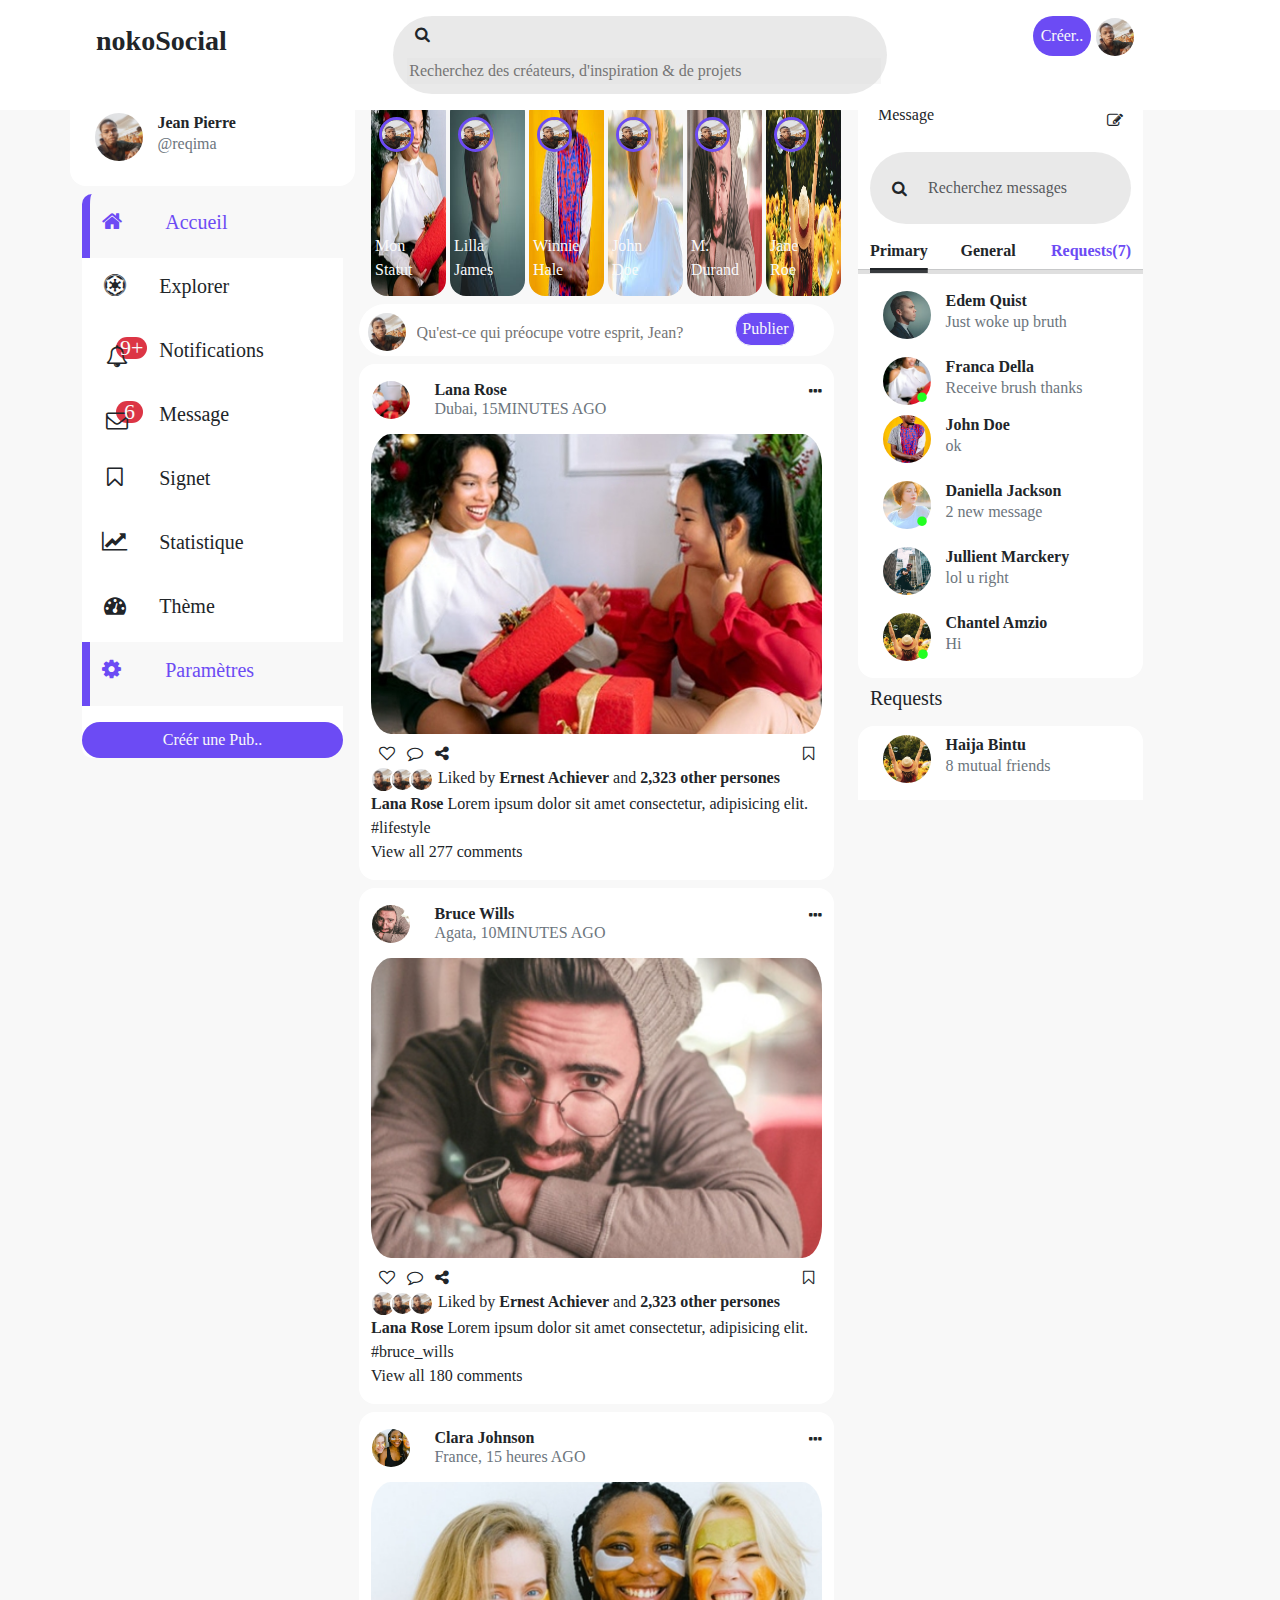
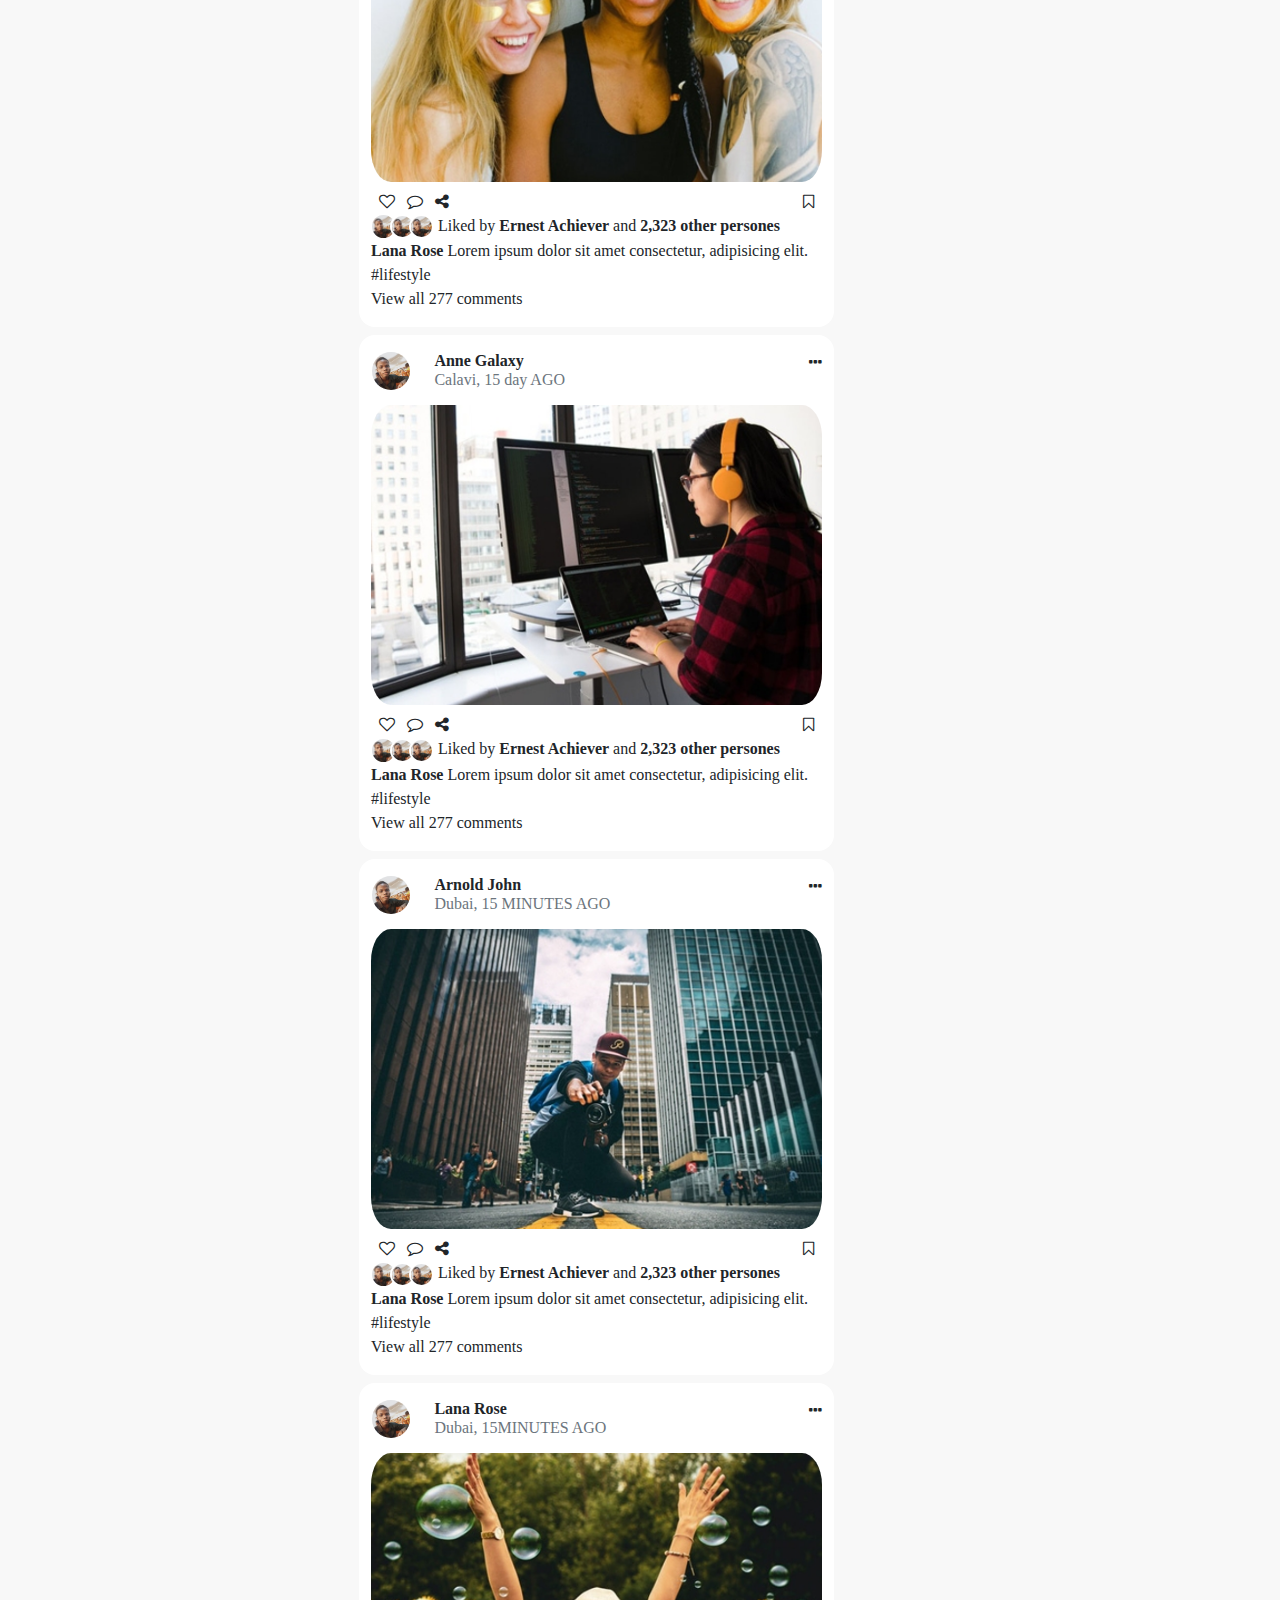
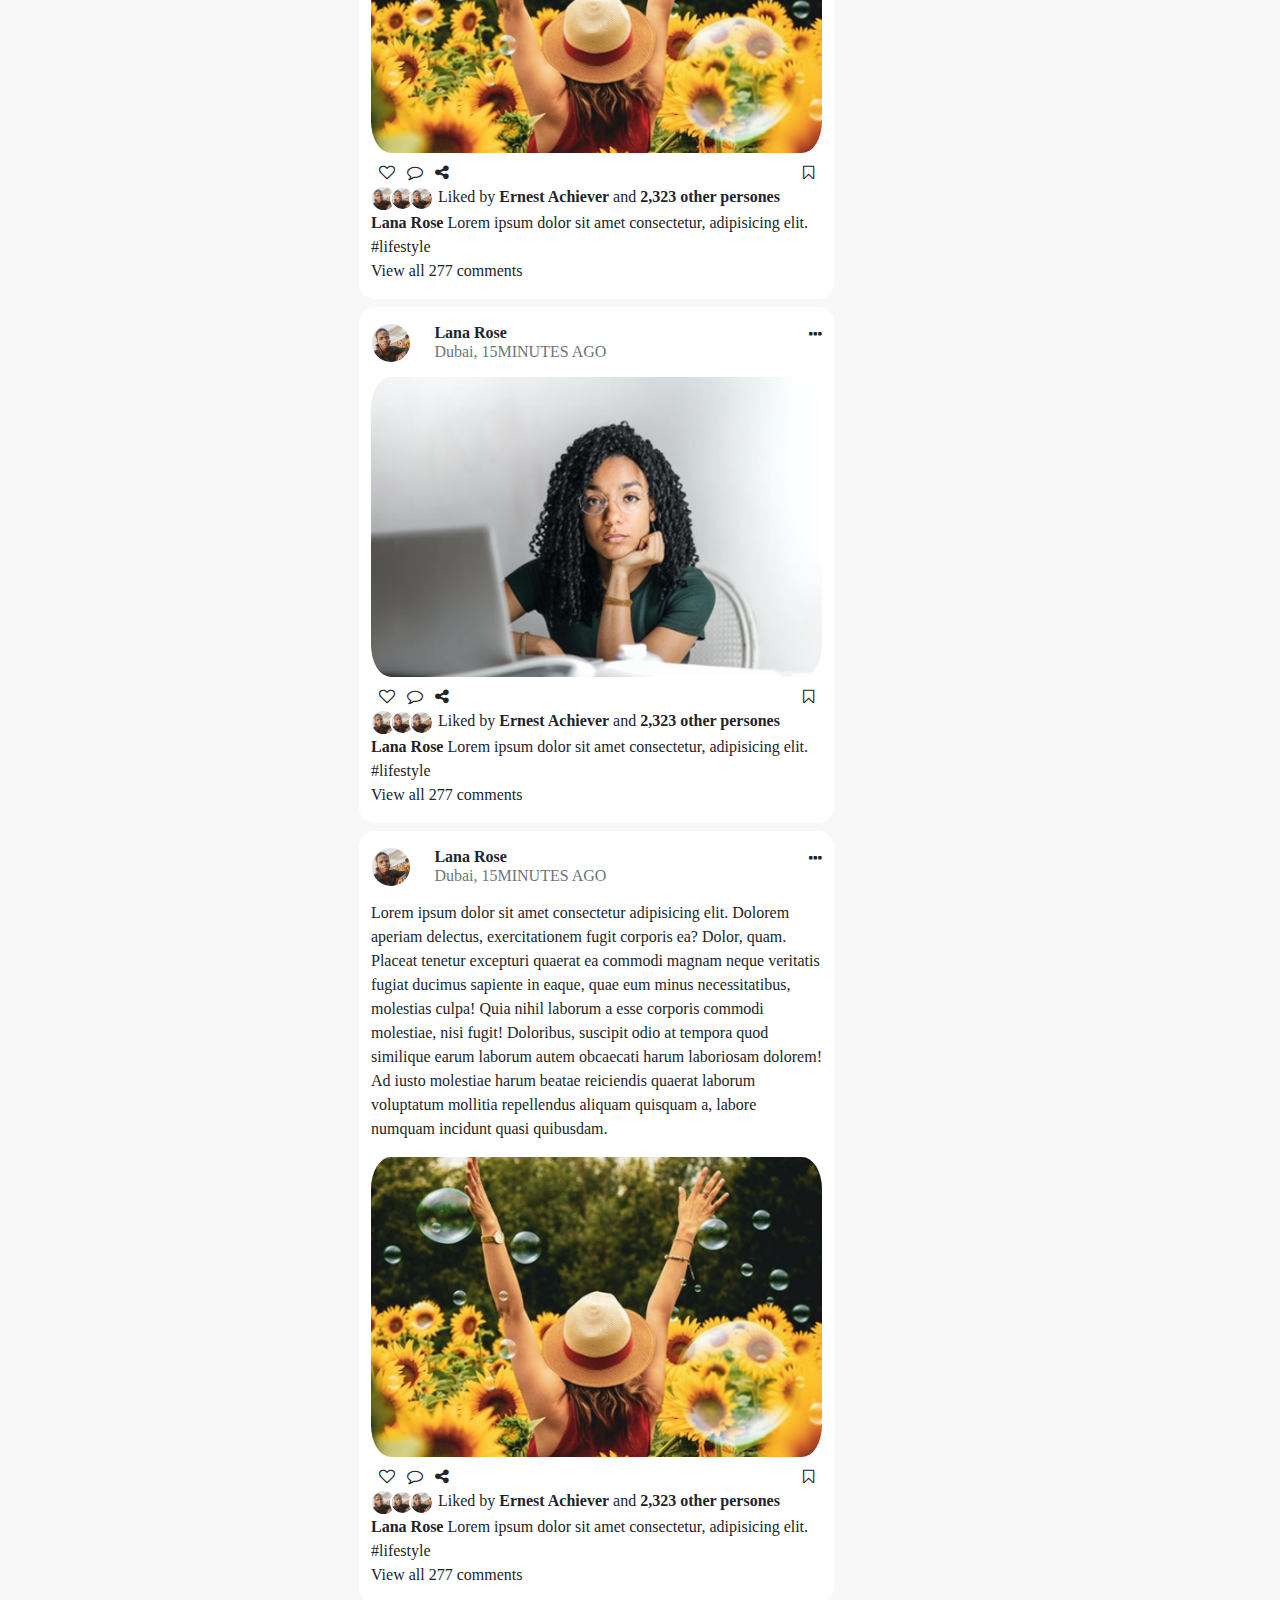
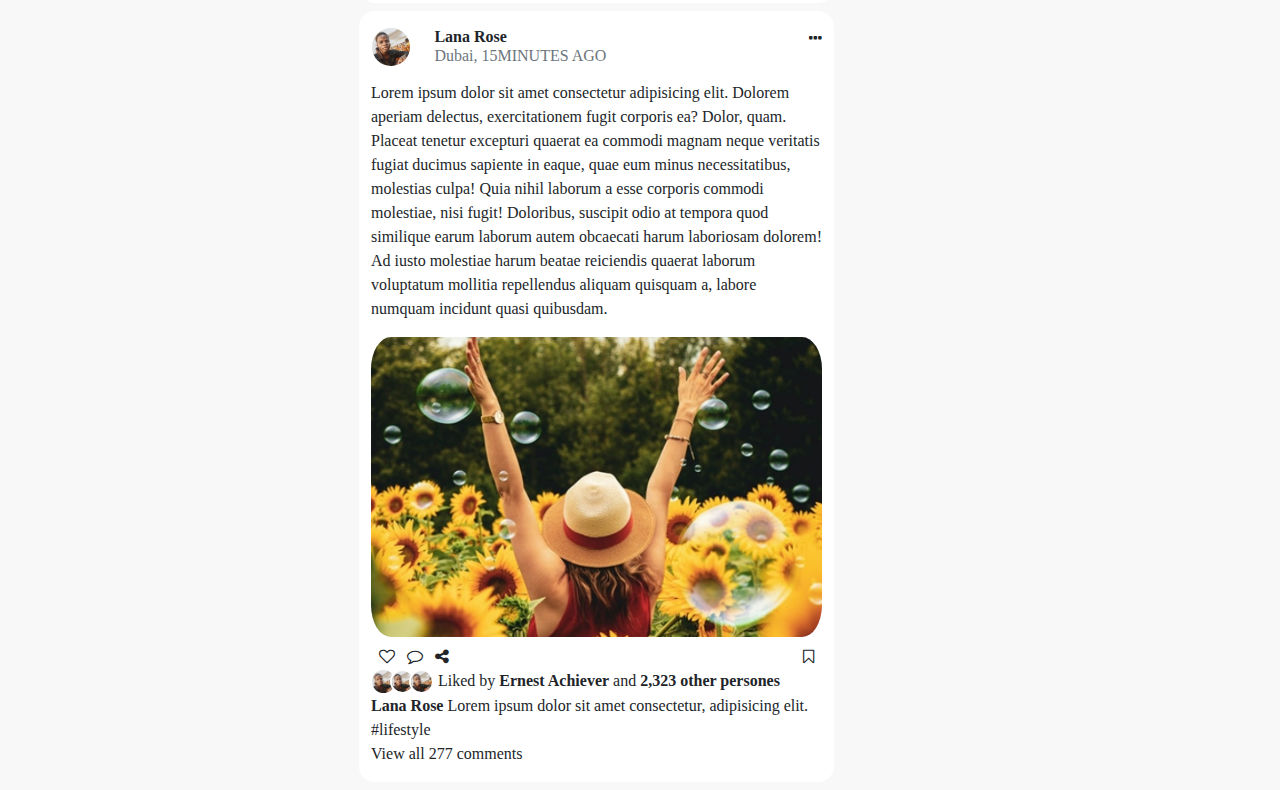
<file: index.html>
<!DOCTYPE html>
<html lang="en">
<head>
    <meta charset="UTF-8">
    <meta name="viewport" content="width=device-width, initial-scale=1.0">
    <title>NokoSocial -- Index Page</title>
    <link rel="stylesheet" href="css/font-awesome.min.css">
    <link href="https://cdn.jsdelivr.net/npm/bootstrap@5.3.3/dist/css/bootstrap.min.css" rel="stylesheet" integrity="sha384-QWTKZyjpPEjISv5WaRU9OFeRpok6YctnYmDr5pNlyT2bRjXh0JMhjY6hW+ALEwIH" crossorigin="anonymous">
    <link rel="stylesheet" href="css/style.css">
    <!-- <link rel="stylesheet" href="css/bootstrap.min.css"> -->
</head>
<body>
    <header class="container-fluid mb-4 py-3 bg-white" style="position: fixed;">
        <div class="row px-5">
            <div class="col-3 text-start ps-5">
                <h3 class="my-2" style="font-weight: bold;">nokoSocial</h3>
            </div>
            <div class="col-5 mx-auto search">
                <i class="fa fa-search ps-2 pe-4 my-2"></i>
                <input type="text" class="my-2" size="50%" placeholder="Recherchez des créateurs, d'inspiration & de projets">
            </div>
            <div class="col-3 text-center">
                <button class="violet-bg p-2 text-light rounded-5" style="border: 0; border-radius: 25px; background-color: #6c4bf4;">Créer..</button>
                <img src="images/profil.png" class="img img-header" alt="Ma photo" />
            </div>
        </div>
    </header><br><br><br><br>
    <main class="container"> 
        <div class="row">
            <aside class="col-3 me-1">
                <div class="row my-auto rounded-4 py-3 bg-white" style="border-radius: 10px;">
                    <div class="col-2 ps-4">
                        <img src="images/profil.png" class="img-header1" alt="Ma photo" />
                    </div>
                    <div class="col-8 ps-4 mx-3 my-2" style="line-height: 5px;">
                        <strong><p>Jean Pierre</p></strong>
                        <p class="text-secondary">@reqima</p>
                    </div>
                </div>
                <div class="row mt-2 mx-auto violet py-3" style="background-color: rgba(218, 218, 218, 0.0); border-left: 8px solid #6c4bf4; border-top-left-radius: 10px;">
                    <div class="col-3">
                        <i class="fa fa-home" style="font-size: 22px;"></i>
                    </div>
                    <div class="col-7">
                        <p class="h5">Accueil</p>
                    </div>
                </div>
                <div class="row bg-white mx-auto py-3">
                    <div class="col-3 text-center">
                        <i class="fa fa-empire" style="font-size: 22px;"></i>
                    </div>
                    <div class="col-7">
                        <p class="h5">Explorer</p>
                    </div>
                </div>
                <div class="row bg-white mx-auto py-3">
                    <div class="col-3 ps-4">
                        <i class="fa fa-bell-o" style="font-size: 22px;"><div style="margin-left: 10px; margin-top: -30px;" class="bg-danger rounded-5 text-light px-1" >9+</div></i>
                    </div>
                    <div class="col-7">
                        <p class="h5">Notifications</p>
                    </div>
                </div>
                <div class="row bg-white mx-auto py-3">
                    <div class="col-3 ps-4">
                        <i class="fa fa-envelope-o" style="font-size: 22px;"><div style="margin-left: 10px; margin-top: -30px;" class="bg-danger rounded-5 text-light px-2">6</div></i>
                    </div>
                    <div class="col-7">
                        <p class="h5">Message</p>
                    </div>
                </div>
                <div class="row bg-white mx-auto py-3">
                    <div class="col-3 text-center">
                        <i class="fa fa-bookmark-o" style="font-size: 22px;"></i>
                    </div>
                    <div class="col-7">
                        <p class="h5">Signet</p>
                    </div>
                </div>
                <div class="row bg-white mx-auto py-3">
                    <div class="col-3 text-center">
                        <i class="fa fa-line-chart" style="font-size: 22px;"></i>
                    </div>
                    <div class="col-7">
                        <p class="h5">Statistique</p>
                    </div>
                </div>
                <div class="row bg-white mx-auto py-3">
                    <div class="col-3 text-center">
                        <i class="fa fa-dashboard" style="font-size: 22px;"></i>
                    </div>
                    <div class="col-7">
                        <p class="h5">Thème</p>
                    </div>
                </div>
                <div class="row mx-auto violet py-3" style="background-color: rgba(218, 218, 218, 0.0); border-left: 8px solid #6c4bf4;">
                    <div class="col-3">
                        <i class="fa fa-cog" style="font-size: 22px;"></i>
                    </div>
                    <div class="col-7">
                        <p class="h5">Paramètres</p>
                    </div>
                </div>
                <div class="row bg-white mx-auto pt-3" style="border-bottom-left-radius: 10px; border-bottom-right-radius: 20px;">
                    <button class="btn text-light violet-bg form-control rounded-5" style="background-color: #6c4bf4;">Créér une Pub..</button>
                </div>
            </aside>
            <section class="col-5">
                <div class="row">
                    <div class="col-1 bg-storie">
                        <img src="images/storie-img-01.png" class="rounded-4 storie" alt="Ma photo de profil !" />
                        <img src="images/profil.png" class="rad ms-2" style="margin-top: -350px;" alt="Ma photo de profil !" />
                        <p class="text-light p-1" style="margin-top: -90px;">Mon Statut</p>
                    </div>
                    <div class="col-1 bg-storie mx-1">
                        <img src="images/storie-img-01.jpg" class="rounded-4 storie" alt="Ma photo de profil !" />
                        <img src="images/profil.png" class="rad ms-2" style="margin-top: -350px;" alt="Ma photo de profil !" />
                        <p class="text-light p-1" style="margin-top: -90px;">Lilla James</p>
                    </div>
                    <div class="col-1 bg-storie">
                        <img src="images/storie-img-02.jpg" class="rounded-4 storie" alt="Ma photo de profil !" />
                        <img src="images/profil.png" class="rad ms-2" style="margin-top: -350px;" alt="Ma photo de profil !" />
                        <p class="text-light p-1" style="margin-top: -90px;">Winnie Hale</p>
                    </div>
                    <div class="col-1 bg-storie mx-1">
                        <img src="images/storie-img-03.jpg" class="rounded-4 storie" alt="Ma photo de profil !" />
                        <img src="images/profil.png" class="rad ms-2" style="margin-top: -350px;" alt="Ma photo de profil !" />
                        <p class="text-light p-1" style="margin-top: -90px;">John Doe</p>
                    </div>
                    <div class="col-1 bg-storie">
                        <img src="images/pub-img-02.png" class="rounded-4 storie" alt="Ma photo de profil !" />
                        <img src="images/profil.png" class="rad ms-2" style="margin-top: -350px;" alt="Ma photo de profil !" />
                        <p class="text-light p-1" style="margin-top: -90px;">M. Durand</p>
                    </div>
                    <div class="col-1 bg-storie mx-1">
                        <img src="images/pub-img-06.png" class="rounded-4 storie" alt="Ma photo de profil !" />
                        <img src="images/profil.png" class="rad ms-2" style="margin-top: -350px;" alt="Ma photo de profil !" />
                        <p class="text-light p-1" style="margin-top: -90px;">Jane Roe</p>
                    </div>
                </div>
                <div class="row my-2 bg-white pt-2 pb-1 rounded-5">
                    <div class="col-1 ps-2 pe-2">
                        <img src="images/profil.png" class="img-header" alt="Ma photo de profil " />
                    </div>
                    <div class="col-8 mx-1 mt-2 text-secondary">
                        <input type="text" class="col-12 bg-white" size="100%" placeholder="Qu'est-ce qui préocupe votre esprit, Jean?">
                    </div>
                    <div class="col-1">
                        <button class="border-light border py-1 text-light violet-bg rounded-4">Publier</button>
                    </div>
                </div>
                <!-- Début Partie de la publication d'un utilisateur -->
                <div class="row my-2 bg-white rounded-4 pt-3"> 
                    <div class="col">
                        <div class="row d-flex justify-content-between">
                            <div class="col-1">
                                <img src="images/pub-img-01.png" class="img-header" alt="Ma photo de profil " />
                            </div>
                            <div class="col-8 ms-2 mt-2" style="line-height: 3px;">
                                <strong><p>Lana Rose</p></strong>
                                <p class="text-secondary">Dubai, <span>15MINUTES AGO</span></p>
                            </div>
                            <div class="col-2 text-end">
                                <i class="fa fa-ellipsis-h"></i>
                            </div>
                        </div>
                        <div class="row my-2">
                            <img src="images/pub-img-01.png" class="rounded-5" style="height: 300px; object-fit: cover    ;" alt="Ma photo de publication !" />
                        </div>
                        <div class="row px-2 d-flex justify-content-between">
                            <div class="col-6">
                                <i class="fa fa-heart-o"></i>
                                <i class="fa fa-comment-o px-2"></i>
                                <i class="fa fa-share-alt"></i>
                            </div>
                            <div class="col-5 text-end">
                                <i class="fa fa-bookmark-o"></i>
                            </div>
                        </div>
                        <div class="row">
                            <div class="col">
                                <img src="images/profil.png" class="img-header-react" alt="Ma photo de profil " />
                                <img src="images/profil.png" style="margin-left: -10px; border: 2px solid white;" class="img-header-react" alt="Ma photo de profil " />
                                <img src="images/profil.png" style="margin-left: -10px; border: 2px solid white;" class="img-header-react" alt="Ma photo de profil " />
                                <span class="">
                                    Liked by <strong>Ernest Achiever</strong> and <strong>2,323 other persones</strong>
                                </span>
                            </div>
                        </div>
                        <div class="row">
                            <div class="col">
                                <p>
                                    <strong>Lana Rose</strong>
                                    Lorem ipsum dolor sit amet consectetur, adipisicing elit. #lifestyle <br>
                                    View all 277 comments
                                </p>
                            </div>
                        </div>
                    </div>
                </div>
                <!-- Fin Partie de la publication d'un utilisateur  -->
                
                <!-- Début Partie de la publication d'un utilisateur -->
                <div class="row my-2 bg-white rounded-4 pt-3"> 
                    <div class="col">
                        <div class="row d-flex justify-content-between">
                            <div class="col-1">
                                <img src="images/pub-img-02.png" class="img-header" alt="Ma photo de profil " />
                            </div>
                            <div class="col-8 ms-2 mt-2" style="line-height: 3px;">
                                <strong><p>Bruce Wills</p></strong>
                                <p class="text-secondary">Agata, <span>10MINUTES AGO</span></p>
                            </div>
                            <div class="col-2 text-end">
                                <i class="fa fa-ellipsis-h"></i>
                            </div>
                        </div>
                        <div class="row my-2">
                            <img src="images/pub-img-02.png" class="rounded-5" style="height: 300px; object-fit: cover    ;" alt="Ma photo de publication !" />
                        </div>
                        <div class="row px-2 d-flex justify-content-between">
                            <div class="col-6">
                                <i class="fa fa-heart-o"></i>
                                <i class="fa fa-comment-o px-2"></i>
                                <i class="fa fa-share-alt"></i>
                            </div>
                            <div class="col-5 text-end">
                                <i class="fa fa-bookmark-o"></i>
                            </div>
                        </div>
                        <div class="row">
                            <div class="col">
                                <img src="images/profil.png" class="img-header-react" alt="Ma photo de profil " />
                                <img src="images/profil.png" style="margin-left: -10px; border: 2px solid white;" class="img-header-react" alt="Ma photo de profil " />
                                <img src="images/profil.png" style="margin-left: -10px; border: 2px solid white;" class="img-header-react" alt="Ma photo de profil " />
                                <span class="">
                                    Liked by <strong>Ernest Achiever</strong> and <strong>2,323 other persones</strong>
                                </span>
                            </div>
                        </div>
                        <div class="row">
                            <div class="col">
                                <p>
                                    <strong>Lana Rose</strong>
                                    Lorem ipsum dolor sit amet consectetur, adipisicing elit. #bruce_wills <br>
                                    View all 180 comments
                                </p>
                            </div>
                        </div>
                    </div>
                </div>
                <!-- Fin Partie de la publication d'un utilisateur  -->

                <!-- Début Partie de la publication d'un utilisateur -->
                <div class="row my-2 bg-white rounded-4 pt-3"> 
                    <div class="col">
                        <div class="row d-flex justify-content-between">
                            <div class="col-1">
                                <img src="images/pub-img-03.png" class="img-header" alt="Ma photo de profil " />
                            </div>
                            <div class="col-8 ms-2 mt-2" style="line-height: 3px;">
                                <strong><p>Clara Johnson</p></strong>
                                <p class="text-secondary">France, <span>15 heures AGO</span></p>
                            </div>
                            <div class="col-2 text-end">
                                <i class="fa fa-ellipsis-h"></i>
                            </div>
                        </div>
                        <div class="row my-2">
                            <img src="images/pub-img-03.png" class="rounded-5" style="height: 300px; object-fit: cover    ;" alt="Ma photo de publication !" />
                        </div>
                        <div class="row px-2 d-flex justify-content-between">
                            <div class="col-6">
                                <i class="fa fa-heart-o"></i>
                                <i class="fa fa-comment-o px-2"></i>
                                <i class="fa fa-share-alt"></i>
                            </div>
                            <div class="col-5 text-end">
                                <i class="fa fa-bookmark-o"></i>
                            </div>
                        </div>
                        <div class="row">
                            <div class="col">
                                <img src="images/profil.png" class="img-header-react" alt="Ma photo de profil " />
                                <img src="images/profil.png" style="margin-left: -10px; border: 2px solid white;" class="img-header-react" alt="Ma photo de profil " />
                                <img src="images/profil.png" style="margin-left: -10px; border: 2px solid white;" class="img-header-react" alt="Ma photo de profil " />
                                <span class="">
                                    Liked by <strong>Ernest Achiever</strong> and <strong>2,323 other persones</strong>
                                </span>
                            </div>
                        </div>
                        <div class="row">
                            <div class="col">
                                <p>
                                    <strong>Lana Rose</strong>
                                    Lorem ipsum dolor sit amet consectetur, adipisicing elit. #lifestyle <br>
                                    View all 277 comments
                                </p>
                            </div>
                        </div>
                    </div>
                </div>
                <!-- Fin Partie de la publication d'un utilisateur  -->

                <!-- Début Partie de la publication d'un utilisateur -->
                <div class="row my-2 bg-white rounded-4 pt-3"> 
                    <div class="col">
                        <div class="row d-flex justify-content-between">
                            <div class="col-1">
                                <img src="images/profil.png" class="img-header" alt="Ma photo de profil " />
                            </div>
                            <div class="col-8 ms-2 mt-2" style="line-height: 3px;">
                                <strong><p>Anne Galaxy</p></strong>
                                <p class="text-secondary">Calavi, <span>15 day AGO</span></p>
                            </div>
                            <div class="col-2 text-end">
                                <i class="fa fa-ellipsis-h"></i>
                            </div>
                        </div>
                        <div class="row my-2">
                            <img src="images/pub-img-04.png" class="rounded-5" style="height: 300px; object-fit: cover    ;" alt="Ma photo de publication !" />
                        </div>
                        <div class="row px-2 d-flex justify-content-between">
                            <div class="col-6">
                                <i class="fa fa-heart-o"></i>
                                <i class="fa fa-comment-o px-2"></i>
                                <i class="fa fa-share-alt"></i>
                            </div>
                            <div class="col-5 text-end">
                                <i class="fa fa-bookmark-o"></i>
                            </div>
                        </div>
                        <div class="row">
                            <div class="col">
                                <img src="images/profil.png" class="img-header-react" alt="Ma photo de profil " />
                                <img src="images/profil.png" style="margin-left: -10px; border: 2px solid white;" class="img-header-react" alt="Ma photo de profil " />
                                <img src="images/profil.png" style="margin-left: -10px; border: 2px solid white;" class="img-header-react" alt="Ma photo de profil " />
                                <span class="">
                                    Liked by <strong>Ernest Achiever</strong> and <strong>2,323 other persones</strong>
                                </span>
                            </div>
                        </div>
                        <div class="row">
                            <div class="col">
                                <p>
                                    <strong>Lana Rose</strong>
                                    Lorem ipsum dolor sit amet consectetur, adipisicing elit. #lifestyle <br>
                                    View all 277 comments
                                </p>
                            </div>
                        </div>
                    </div>
                </div>
                <!-- Fin Partie de la publication d'un utilisateur  -->

                <!-- Début Partie de la publication d'un utilisateur -->
                <div class="row my-2 bg-white rounded-4 pt-3"> 
                    <div class="col">
                        <div class="row d-flex justify-content-between">
                            <div class="col-1">
                                <img src="images/profil.png" class="img-header" alt="Ma photo de profil " />
                            </div>
                            <div class="col-8 ms-2 mt-2" style="line-height: 3px;">
                                <strong><p>Arnold John</p></strong>
                                <p class="text-secondary">Dubai, <span>15 MINUTES AGO</span></p>
                            </div>
                            <div class="col-2 text-end">
                                <i class="fa fa-ellipsis-h"></i>
                            </div>
                        </div>
                        <div class="row my-2">
                            <img src="images/pub-img-05.png" class="rounded-5" style="height: 300px; object-fit: cover    ;" alt="Ma photo de publication !" />
                        </div>
                        <div class="row px-2 d-flex justify-content-between">
                            <div class="col-6">
                                <i class="fa fa-heart-o"></i>
                                <i class="fa fa-comment-o px-2"></i>
                                <i class="fa fa-share-alt"></i>
                            </div>
                            <div class="col-5 text-end">
                                <i class="fa fa-bookmark-o"></i>
                            </div>
                        </div>
                        <div class="row">
                            <div class="col">
                                <img src="images/profil.png" class="img-header-react" alt="Ma photo de profil " />
                                <img src="images/profil.png" style="margin-left: -10px; border: 2px solid white;" class="img-header-react" alt="Ma photo de profil " />
                                <img src="images/profil.png" style="margin-left: -10px; border: 2px solid white;" class="img-header-react" alt="Ma photo de profil " />
                                <span class="">
                                    Liked by <strong>Ernest Achiever</strong> and <strong>2,323 other persones</strong>
                                </span>
                            </div>
                        </div>
                        <div class="row">
                            <div class="col">
                                <p>
                                    <strong>Lana Rose</strong>
                                    Lorem ipsum dolor sit amet consectetur, adipisicing elit. #lifestyle <br>
                                    View all 277 comments
                                </p>
                            </div>
                        </div>
                    </div>
                </div>
                <!-- Fin Partie de la publication d'un utilisateur  -->

                <!-- Début Partie de la publication d'un utilisateur -->
                <div class="row my-2 bg-white rounded-4 pt-3"> 
                    <div class="col">
                        <div class="row d-flex justify-content-between">
                            <div class="col-1">
                                <img src="images/profil.png" class="img-header" alt="Ma photo de profil " />
                            </div>
                            <div class="col-8 ms-2 mt-2" style="line-height: 3px;">
                                <strong><p>Lana Rose</p></strong>
                                <p class="text-secondary">Dubai, <span>15MINUTES AGO</span></p>
                            </div>
                            <div class="col-2 text-end">
                                <i class="fa fa-ellipsis-h"></i>
                            </div>
                        </div>
                        <div class="row my-2">
                            <img src="images/pub-img-06.png" class="rounded-5" style="height: 300px; object-fit: cover    ;" alt="Ma photo de publication !" />
                        </div>
                        <div class="row px-2 d-flex justify-content-between">
                            <div class="col-6">
                                <i class="fa fa-heart-o"></i>
                                <i class="fa fa-comment-o px-2"></i>
                                <i class="fa fa-share-alt"></i>
                            </div>
                            <div class="col-5 text-end">
                                <i class="fa fa-bookmark-o"></i>
                            </div>
                        </div>
                        <div class="row">
                            <div class="col">
                                <img src="images/profil.png" class="img-header-react" alt="Ma photo de profil " />
                                <img src="images/profil.png" style="margin-left: -10px; border: 2px solid white;" class="img-header-react" alt="Ma photo de profil " />
                                <img src="images/profil.png" style="margin-left: -10px; border: 2px solid white;" class="img-header-react" alt="Ma photo de profil " />
                                <span class="">
                                    Liked by <strong>Ernest Achiever</strong> and <strong>2,323 other persones</strong>
                                </span>
                            </div>
                        </div>
                        <div class="row">
                            <div class="col">
                                <p>
                                    <strong>Lana Rose</strong>
                                    Lorem ipsum dolor sit amet consectetur, adipisicing elit. #lifestyle <br>
                                    View all 277 comments
                                </p>
                            </div>
                        </div>
                    </div>
                </div>
                <!-- Fin Partie de la publication d'un utilisateur  -->

                <!-- Début Partie de la publication d'un utilisateur -->
                <div class="row my-2 bg-white rounded-4 pt-3">
                    <div class="col">
                        <div class="row d-flex justify-content-between">
                            <div class="col-1">
                                <img src="images/profil.png" class="img-header" alt="Ma photo de profil " />
                            </div>
                            <div class="col-8 ms-2 mt-2" style="line-height: 3px;">
                                <strong><p>Lana Rose</p></strong>
                                <p class="text-secondary">Dubai, <span>15MINUTES AGO</span></p>
                            </div>
                            <div class="col-2 text-end">
                                <i class="fa fa-ellipsis-h"></i>
                            </div>
                        </div>
                        <div class="row my-2">
                            <img src="images/pub-img-07.png" class="rounded-5" style="height: 300px; object-fit: cover    ;" alt="Ma photo de publication !" />
                        </div>
                        <div class="row px-2 d-flex justify-content-between">
                            <div class="col-6">
                                <i class="fa fa-heart-o"></i>
                                <i class="fa fa-comment-o px-2"></i>
                                <i class="fa fa-share-alt"></i>
                            </div>
                            <div class="col-5 text-end">
                                <i class="fa fa-bookmark-o"></i>
                            </div>
                        </div>
                        <div class="row">
                            <div class="col">
                                <img src="images/profil.png" class="img-header-react" alt="Ma photo de profil " />
                                <img src="images/profil.png" style="margin-left: -10px; border: 2px solid white;" class="img-header-react" alt="Ma photo de profil " />
                                <img src="images/profil.png" style="margin-left: -10px; border: 2px solid white;" class="img-header-react" alt="Ma photo de profil " />
                                <span class="">
                                    Liked by <strong>Ernest Achiever</strong> and <strong>2,323 other persones</strong>
                                </span>
                            </div>
                        </div>
                        <div class="row">
                            <div class="col">
                                <p>
                                    <strong>Lana Rose</strong>
                                    Lorem ipsum dolor sit amet consectetur, adipisicing elit. #lifestyle <br>
                                    View all 277 comments
                                </p>
                            </div>
                        </div>
                    </div>
                </div>
                <!-- Fin Partie de la publication d'un utilisateur  -->

                <!-- Début Partie de la publication d'un utilisateur -->
                <div class="row my-2 bg-white rounded-4 pt-3"> 
                    <div class="col">
                        <div class="row d-flex justify-content-between">
                            <div class="col-1">
                                <img src="images/profil.png" class="img-header" alt="Ma photo de profil " />
                            </div>
                            <div class="col-8 ms-2 mt-2" style="line-height: 3px;">
                                <strong><p>Lana Rose</p></strong>
                                <p class="text-secondary">Dubai, <span>15MINUTES AGO</span></p>
                            </div>
                            <div class="col-2 text-end">
                                <i class="fa fa-ellipsis-h"></i>
                            </div>
                        </div>
                        <div class="row my-2">
                            <p class="text-justify">
                                Lorem ipsum dolor sit amet consectetur adipisicing elit. Dolorem aperiam delectus, exercitationem fugit corporis ea? Dolor, quam. Placeat tenetur excepturi quaerat ea commodi magnam neque veritatis fugiat ducimus sapiente in eaque, quae eum minus necessitatibus, molestias culpa! Quia nihil laborum a esse corporis commodi molestiae, nisi fugit! Doloribus, suscipit odio at tempora quod similique earum laborum autem obcaecati harum laboriosam dolorem! Ad iusto molestiae harum beatae reiciendis quaerat laborum voluptatum mollitia repellendus aliquam quisquam a, labore numquam incidunt quasi quibusdam.
                            </p>
                            <img src="images/pub-img-06.png" class="rounded-5" style="height: 300px; object-fit: cover    ;" alt="Ma photo de publication !" />
                        </div>
                        <div class="row px-2 d-flex justify-content-between">
                            <div class="col-6">
                                <i class="fa fa-heart-o"></i>
                                <i class="fa fa-comment-o px-2"></i>
                                <i class="fa fa-share-alt"></i>
                            </div>
                            <div class="col-5 text-end">
                                <i class="fa fa-bookmark-o"></i>
                            </div>
                        </div>
                        <div class="row">
                            <div class="col">
                                <img src="images/profil.png" class="img-header-react" alt="Ma photo de profil " />
                                <img src="images/profil.png" style="margin-left: -10px; border: 2px solid white;" class="img-header-react" alt="Ma photo de profil " />
                                <img src="images/profil.png" style="margin-left: -10px; border: 2px solid white;" class="img-header-react" alt="Ma photo de profil " />
                                <span class="">
                                    Liked by <strong>Ernest Achiever</strong> and <strong>2,323 other persones</strong>
                                </span>
                            </div>
                        </div>
                        <div class="row">
                            <div class="col">
                                <p>
                                    <strong>Lana Rose</strong>
                                    Lorem ipsum dolor sit amet consectetur, adipisicing elit. #lifestyle <br>
                                    View all 277 comments
                                </p>
                            </div>
                        </div>
                    </div>
                </div>
                <!-- Fin Partie de la publication d'un utilisateur  -->

                <!-- Début Partie de la publication d'un utilisateur -->
                <div class="row my-2 bg-white rounded-4 pt-3"> 
                    <div class="col">
                        <div class="row d-flex justify-content-between">
                            <div class="col-1">
                                <img src="images/profil.png" class="img-header" alt="Ma photo de profil " />
                            </div>
                            <div class="col-8 ms-2 mt-2" style="line-height: 3px;">
                                <strong><p>Lana Rose</p></strong>
                                <p class="text-secondary">Dubai, <span>15MINUTES AGO</span></p>
                            </div>
                            <div class="col-2 text-end">
                                <i class="fa fa-ellipsis-h"></i>
                            </div>
                        </div>
                        <div class="row my-2">
                            <p class="text-justify">
                                Lorem ipsum dolor sit amet consectetur adipisicing elit. Dolorem aperiam delectus, exercitationem fugit corporis ea? Dolor, quam. Placeat tenetur excepturi quaerat ea commodi magnam neque veritatis fugiat ducimus sapiente in eaque, quae eum minus necessitatibus, molestias culpa! Quia nihil laborum a esse corporis commodi molestiae, nisi fugit! Doloribus, suscipit odio at tempora quod similique earum laborum autem obcaecati harum laboriosam dolorem! Ad iusto molestiae harum beatae reiciendis quaerat laborum voluptatum mollitia repellendus aliquam quisquam a, labore numquam incidunt quasi quibusdam.
                            </p>
                            <img src="images/pub-img-06.png" class="rounded-5" style="height: 300px; object-fit: cover    ;" alt="Ma photo de publication !" />
                        </div>
                        <div class="row px-2 d-flex justify-content-between">
                            <div class="col-6">
                                <i class="fa fa-heart-o" id="coeur" onclick="cliquer()"></i>
                                <script>
                                    var nbreCoeur = 0;
                                    function cliquer() {
                                        const val = document.getElementById('coeur');
                                        if (val.classList.contains("fa-heart-o")) {
                                            val.style.color = "#6c4bf4";
                                            val.classList.remove("fa-heart-o");
                                            val.classList.add("fa-heart");
                                            nbreCoeur++;
                                        } else if (val.classList.contains("fa-heart")) {
                                            val.style.color = "black";
                                            val.classList.remove("fa-heart");
                                            val.classList.add("fa-heart-o");
                                            nbreCoeur--;
                                        }
                                    }
                                </script>
                                <i class="fa fa-comment-o px-2"></i>
                                <i class="fa fa-share-alt"></i>
                            </div>
                            <div class="col-5 text-end">
                                <i class="fa fa-bookmark-o"></i>
                            </div>
                        </div>
                        <div class="row">
                            <div class="col">
                                <img src="images/profil.png" class="img-header-react" alt="Ma photo de profil " />
                                <img src="images/profil.png" style="margin-left: -10px; border: 2px solid white;" class="img-header-react" alt="Ma photo de profil " />
                                <img src="images/profil.png" style="margin-left: -10px; border: 2px solid white;" class="img-header-react" alt="Ma photo de profil " />
                                <span class="">
                                    Liked by <strong>Ernest Achiever</strong> and <strong>2,323 other persones</strong>
                                </span>
                            </div>
                        </div>
                        <div class="row">
                            <div class="col">
                                <p>
                                    <strong>Lana Rose</strong>
                                    Lorem ipsum dolor sit amet consectetur, adipisicing elit. #lifestyle <br>
                                    View all 277 comments
                                </p>
                            </div>
                        </div>
                    </div>
                </div>
                <!-- Fin Partie de la publication d'un utilisateur  -->
            </section>
            <aside class="col-3 ms-4">
                <div class="row">
                    <div class="col mx-auto bg-white rounded-4 mx-auto" style="border-radius: 10px; line-height: 5px;">
                        <div class="row py-3 px-2">
                            <div class="col">Message</div>
                            <div class="text-end text-right col"><i class="fa fa-pencil-square-o"></i></div>
                        </div>
                        <div class="row py-3 px-2 mx-auto my-2 search">
                            <div class="col-1 my-auto">
                                <i class="fa fa-search"></i>
                            </div>
                            <div class="col">
                                <input type="text" class="form-control" placeholder="Recherchez messages">
                            </div> 
                        </div>
                        <div class="row mt-4">
                            <div class="col underline">
                                <strong>Primary</strong>
                            </div>
                            <div class="col">
                                <strong>General</strong>
                            </div>
                            <div class="col violet">
                                <strong>Requests(7)</strong>
                            </div>
                            <hr class="mt-3" style="height: 5px; background-color: gray; width: 100%;">
                        </div>
                        <div class="row mb-2">
                            <div class="col-2 ps-4">
                                <img src="images/storie-img-01.jpg" class="img-header1" alt="Ma photo" />
                            </div>
                            <div class="col-8 ps-4 mx-3 my-2" style="line-height: 5px;">
                                <strong><p>Edem Quist</p></strong>
                                <p class="text-secondary">Just woke up bruth</p>
                            </div>
                        </div>
                        <div class="row">
                            <div class="col-2 ps-4">
                                <img src="images/storie-img-01.png" class="img-header1 mb-3" alt="Ma photo" />
                                <p class="px-2" style="font-size: 80px; margin-top:-50px; margin-left: 22px; color: rgb(34, 255, 34)">.</p>
                            </div>
                            <div class="col-8 ps-4 mx-3 my-2" style="line-height: 5px;">
                                <strong><p>Franca Della</p></strong>
                                <p class="text-secondary">Receive brush thanks</p>
                            </div>
                        </div>
                        <div class="row">
                            <div class="col-2 ps-4">
                                <img src="images/storie-img-02.jpg" class="img-header1" alt="Ma photo" />
                            </div>
                            <div class="col-8 ps-4 mx-3 my-2" style="line-height: 5px;">
                                <strong><p>John Doe</p></strong>
                                <p class="text-secondary">ok</p>
                            </div>
                        </div>
                        <div class="row my-2">
                            <div class="col-2 ps-4">
                                <img src="images/storie-img-03.jpg" class="img-header1 mb-3" alt="Ma photo" />
                                <p class="px-2" style="font-size: 80px; margin-top:-50px; margin-left: 22px; color: rgb(34, 255, 34)">.</p>
                            </div>
                            <div class="col-8 ps-4 mx-3 my-2" style="line-height: 5px;">
                                <strong><p>Daniella Jackson</p></strong>
                                <p class="text-secondary">2 new message</p>
                            </div>
                        </div>
                        <div class="row my-2">
                            <div class="col-2 ps-4">
                                <img src="images/pub-img-05.png" class="img-header1" alt="Ma photo" />
                            </div>
                            <div class="col-8 ps-4 mx-3 my-2" style="line-height: 5px;">
                                <strong><p>Jullient Marckery</p></strong>
                                <p class="text-secondary">lol u right</p>
                            </div>
                        </div>
                        <div class="row my-2">
                            <div class="col-2 ps-4">
                                <img src="images/pub-img-06.png" class="img-header1 mb-3" alt="Ma photo" />
                                <p class="px-2 border border-danger" style="font-size: 80px; margin-top:-50px; margin-left: 22px; color: rgb(34, 255, 34); border: 2px solid #6c4bf4;">.</p>
                            </div>
                            <div class="col-8 ps-4 mx-3 my-2" style="line-height: 5px;">
                                <strong><p>Chantel Amzio</p></strong>
                                <p class="text-secondary">Hi</p>
                            </div>
                        </div>
                    </div>
                </div>
                <div class="row my-2">
                    <p class="h5">Requests</p>
                </div>
                <div class="row bg-white rounded-top-4 py-2">
                    <div class="col-2 ps-4">
                        <img src="images/pub-img-06.png" class="img-header1" alt="Ma photo" />
                    </div>
                    <div class="col-8 ps-4 mx-3 my-2" style="line-height: 5px;">
                        <strong><p>Haija Bintu</p></strong>
                        <p class="text-secondary">8 mutual friends</p>
                    </div>
                 </div>
            </aside>
        </div>
    </main>
</body>
</html>
</file>
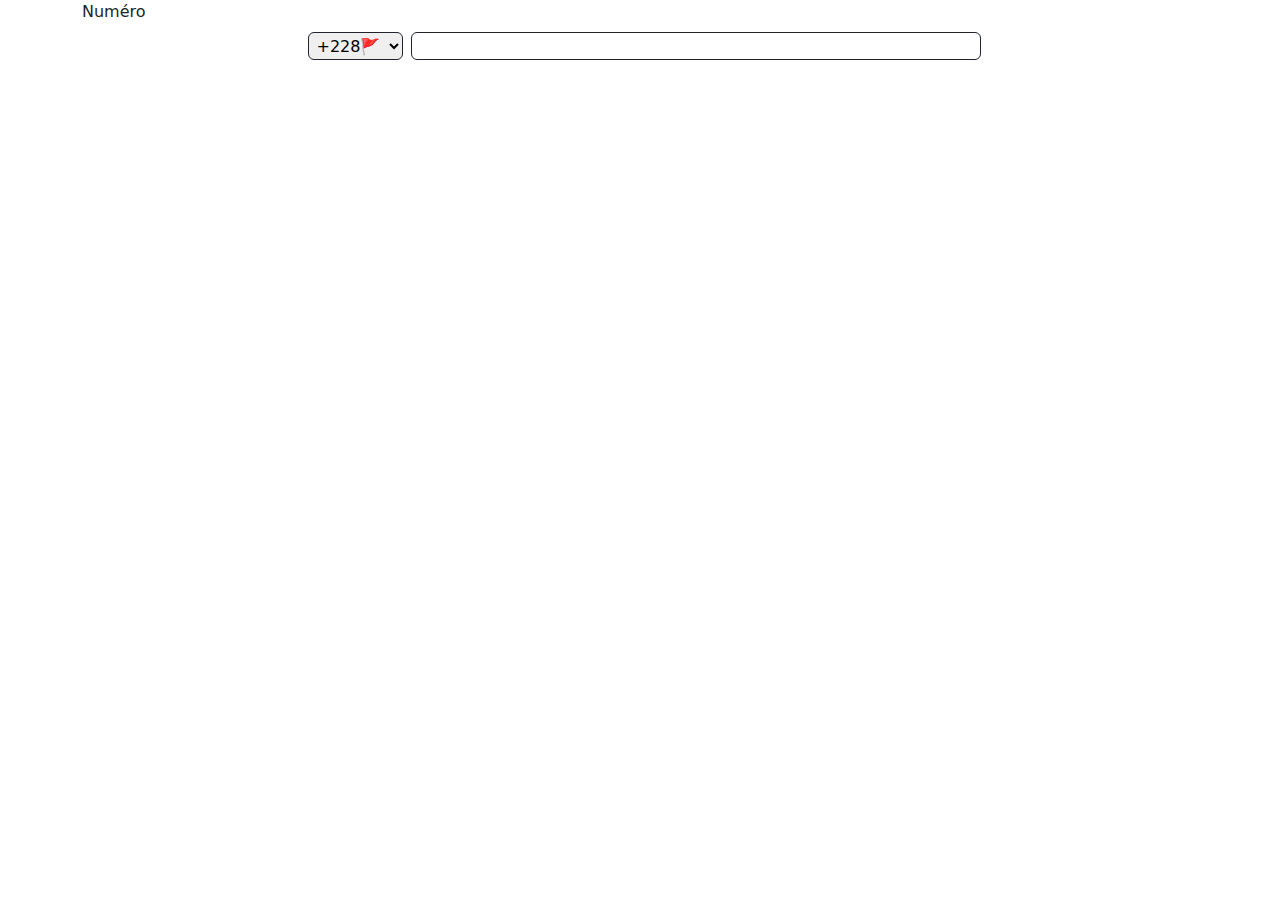
<file: test.html>
<!DOCTYPE html>
<html lang="en">
<head>
    <meta charset="UTF-8">
    <meta name="viewport" content="width=device-width, initial-scale=1.0">
    <title>Document</title>
    <link href="https://cdn.jsdelivr.net/npm/bootstrap@5.3.3/dist/css/bootstrap.min.css" rel="stylesheet" integrity="sha384-QWTKZyjpPEjISv5WaRU9OFeRpok6YctnYmDr5pNlyT2bRjXh0JMhjY6hW+ALEwIH" crossorigin="anonymous">
</head>
<body class="container">
    <form action="#" method="post">
        <div class="row d-flex justify-content-center">
            <label class="form-label" for="tel">Numéro</label>
            <select class="col-1 px-1 mx-2 rounded-2 border border-dark" name="tel" id="tel">
                <option value="+228">+228🚩</option>
                <option value="+228">+229🚩</option>
                <option value="+228">+230🚩</option>
            </select>
            <input class="col-6 rounded-2 border border-dark" type="tel" name="telephone" id="tel">
        </div>
        
    </form>
</body>
</html>
</file>
<file: css/style.css>
*{
    font-family: 'Calibri';
}
body{
    background-color: rgba(218, 218, 218, 0.2);
}
body header{
    background-color: white;
}
.img-header{
    width: 40px;
    height: 40px;
    border: 1px solid transparent;
    border-radius: 50%;
    object-fit: cover;
}
.img-header1{
    width: 50px;
    height: 50px;
    border: 1px solid transparent;
    border-radius: 50%;
    object-fit: cover;
}
header input, main input{
    border: none;
    background-color: rgba(218, 218, 218, 0.2);
}
.search{
    border: 2px solid transparent;
    background-color: rgba(218, 218, 218, 0.6);
    border-radius: 50px;
}
.violet{
    color:#6c4bf4;
}
.violet-bg{
    background-color: #6c4bf4;
}
.form-control{
    border: none;
    background-color: rgba(218, 218, 218, 0.0);
}
.bg-storie{
    width: 75px;
    height: 200px;    
}
.rad{
    border-radius: 50%;
    width: 35px;
    height: 35px;
    border: 3px solid #6c4bf4;
}
.img-header-react{
    width: 25px;
    height: 25px;
    border: 1px solid transparent;
    border-radius: 50%;
    object-fit: cover;
}
.underline{
    text-decoration: underline; 
    text-decoration-skip-ink: none; 
    text-decoration-thickness: 5px; 
    text-underline-offset: 12px;
}
.storie{
    width: 75px; 
    height: 200px; 
    object-fit: fill;
}
</file>
